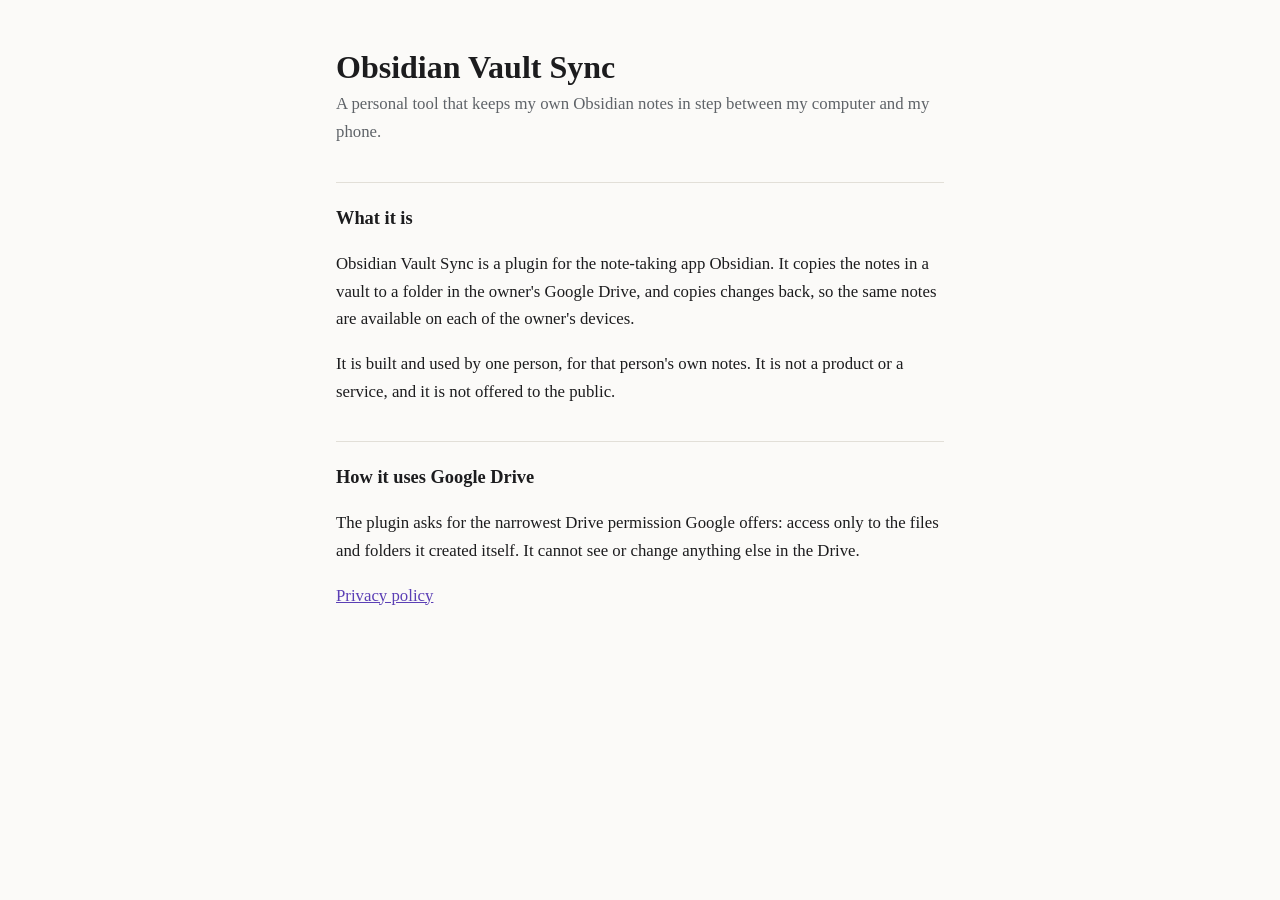
<file: index.html>
<!doctype html>
<html lang="en">
  <head>
    <meta charset="utf-8" />
    <meta name="viewport" content="width=device-width, initial-scale=1" />
    <title>Obsidian Vault Sync</title>
    <link rel="stylesheet" href="style.css" />
  </head>
  <body>
    <main>
      <h1>Obsidian Vault Sync</h1>
      <p class="lede">A personal tool that keeps my own Obsidian notes in step between my computer and my phone.</p>

      <h2>What it is</h2>
      <p>
        Obsidian Vault Sync is a plugin for the note-taking app Obsidian. It copies the notes in a vault to a folder in
        the owner's Google Drive, and copies changes back, so the same notes are available on each of the owner's
        devices.
      </p>
      <p>
        It is built and used by one person, for that person's own notes. It is not a product or a service, and it is
        not offered to the public.
      </p>

      <h2>How it uses Google Drive</h2>
      <p>
        The plugin asks for the narrowest Drive permission Google offers: access only to the files and folders it
        created itself. It cannot see or change anything else in the Drive.
      </p>

      <p><a href="privacy.html">Privacy policy</a></p>
    </main>
  </body>
</html>
</file>
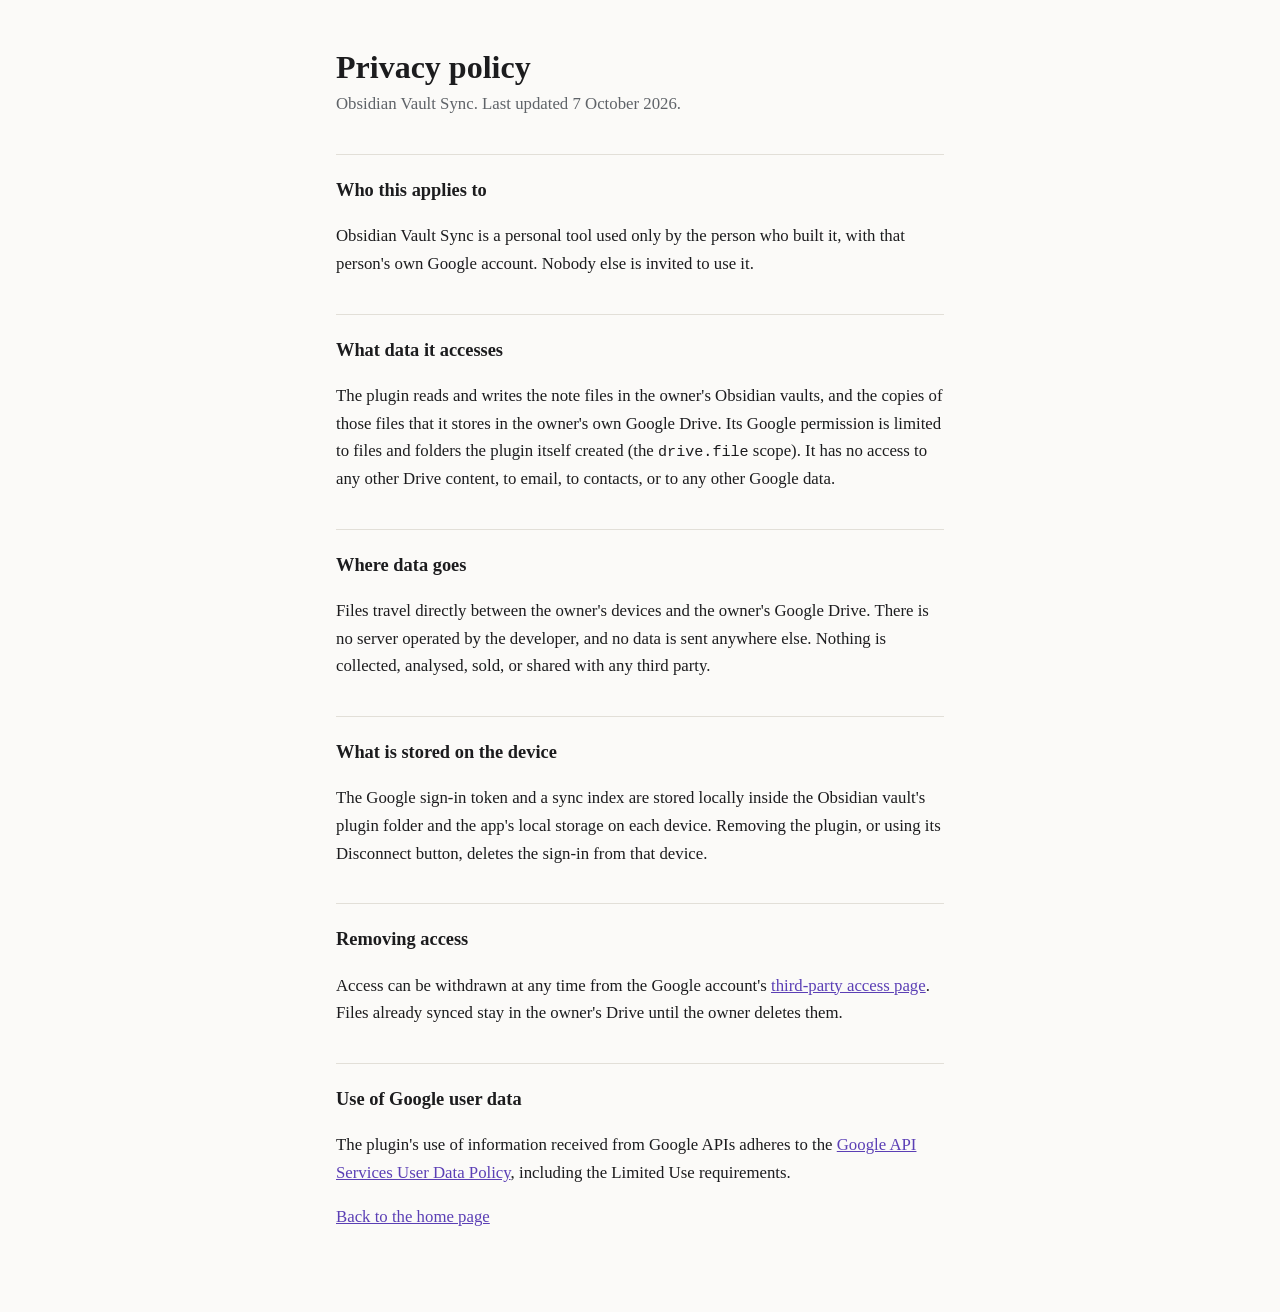
<file: privacy.html>
<!doctype html>
<html lang="en">
  <head>
    <meta charset="utf-8" />
    <meta name="viewport" content="width=device-width, initial-scale=1" />
    <title>Privacy policy - Obsidian Vault Sync</title>
    <link rel="stylesheet" href="style.css" />
  </head>
  <body>
    <main>
      <h1>Privacy policy</h1>
      <p class="lede">Obsidian Vault Sync. Last updated 7 October 2026.</p>

      <h2>Who this applies to</h2>
      <p>
        Obsidian Vault Sync is a personal tool used only by the person who built it, with that person's own Google
        account. Nobody else is invited to use it.
      </p>

      <h2>What data it accesses</h2>
      <p>
        The plugin reads and writes the note files in the owner's Obsidian vaults, and the copies of those files that
        it stores in the owner's own Google Drive. Its Google permission is limited to files and folders the plugin
        itself created (the <code>drive.file</code> scope). It has no access to any other Drive content, to email, to
        contacts, or to any other Google data.
      </p>

      <h2>Where data goes</h2>
      <p>
        Files travel directly between the owner's devices and the owner's Google Drive. There is no server operated by
        the developer, and no data is sent anywhere else. Nothing is collected, analysed, sold, or shared with any
        third party.
      </p>

      <h2>What is stored on the device</h2>
      <p>
        The Google sign-in token and a sync index are stored locally inside the Obsidian vault's plugin folder and the
        app's local storage on each device. Removing the plugin, or using its Disconnect button, deletes the sign-in
        from that device.
      </p>

      <h2>Removing access</h2>
      <p>
        Access can be withdrawn at any time from the Google account's
        <a href="https://myaccount.google.com/permissions">third-party access page</a>. Files already synced stay in
        the owner's Drive until the owner deletes them.
      </p>

      <h2>Use of Google user data</h2>
      <p>
        The plugin's use of information received from Google APIs adheres to the
        <a href="https://developers.google.com/terms/api-services-user-data-policy">Google API Services User Data Policy</a>,
        including the Limited Use requirements.
      </p>

      <p><a href="index.html">Back to the home page</a></p>
    </main>
  </body>
</html>
</file>
<file: style.css>
:root {
  color-scheme: light dark;
  --text: #1c1c1e;
  --muted: #5f6368;
  --bg: #fbfaf8;
  --rule: #e2dfd8;
  --link: #5b3fb5;
}

@media (prefers-color-scheme: dark) {
  :root {
    --text: #e8e6e3;
    --muted: #a09d98;
    --bg: #17161a;
    --rule: #2e2c33;
    --link: #b8a4ff;
  }
}

body {
  margin: 0;
  background: var(--bg);
  color: var(--text);
  font: 1.05rem/1.65 Georgia, "Times New Roman", serif;
}

main {
  max-width: 38rem;
  margin: 0 auto;
  padding: 3rem 1.25rem 4rem;
}

h1 {
  margin: 0 0 0.25rem;
  font-size: 2rem;
  line-height: 1.2;
}

h2 {
  margin: 2.25rem 0 0.5rem;
  padding-top: 1.25rem;
  border-top: 1px solid var(--rule);
  font-size: 1.15rem;
}

.lede {
  margin-top: 0;
  color: var(--muted);
}

a {
  color: var(--link);
}

code {
  font-size: 0.9em;
}
</file>
